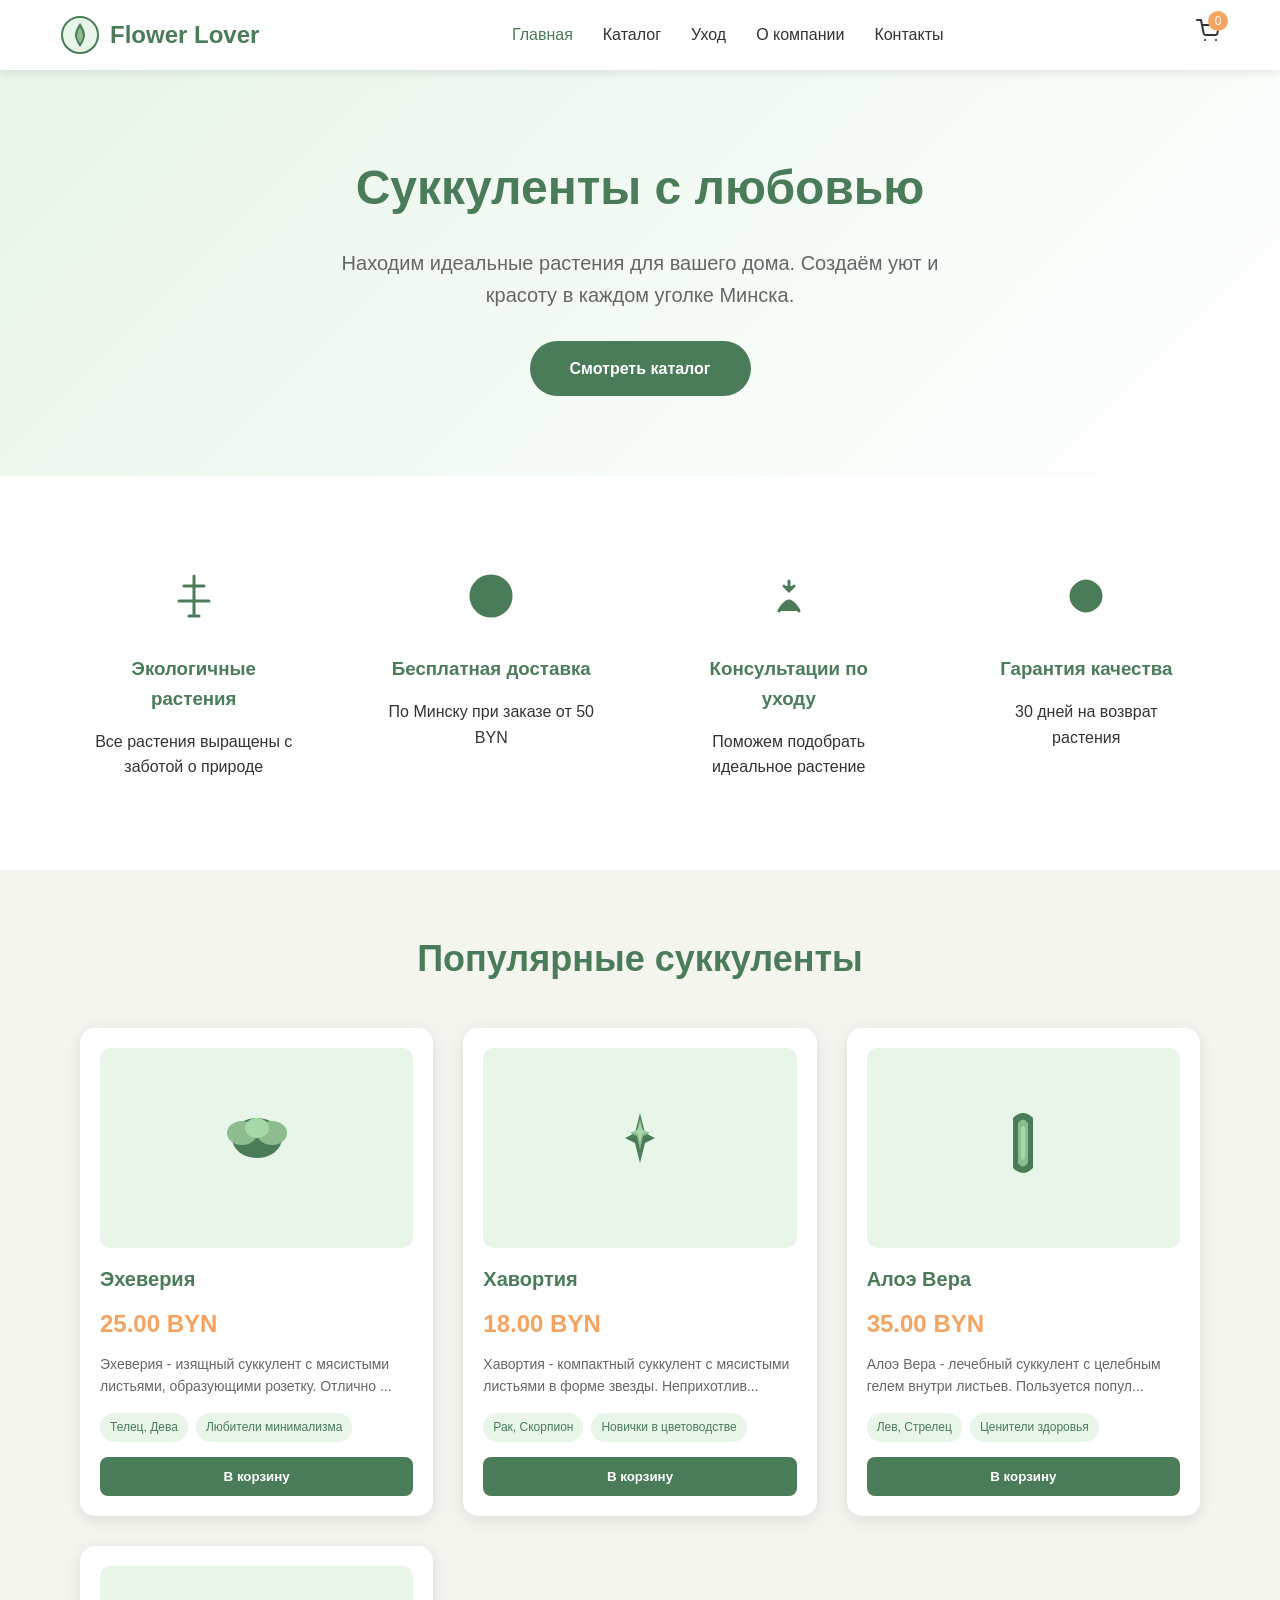
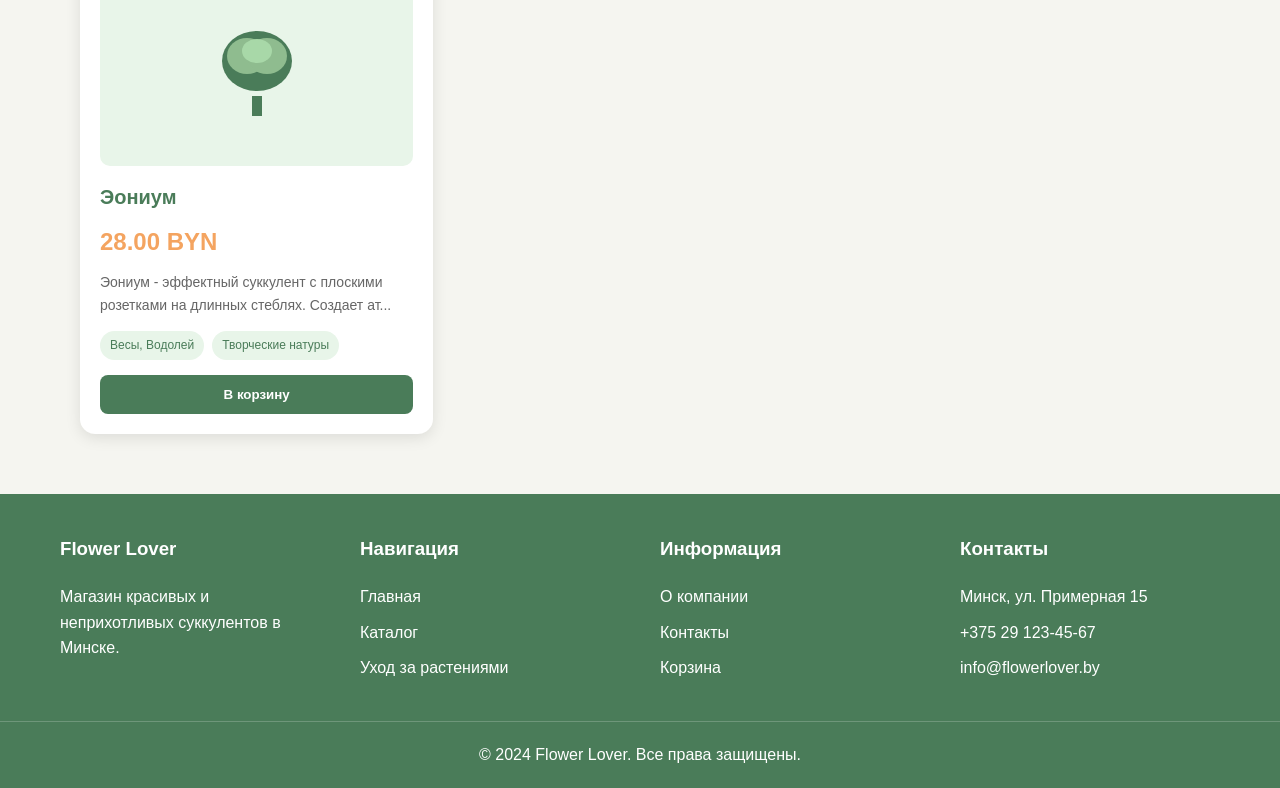
<file: index.html>
<!DOCTYPE html>
<html lang="ru">
<head>
    <meta charset="UTF-8">
    <meta name="viewport" content="width=device-width, initial-scale=1.0">
    <title>Flower Lover - Магазин суккулентов в Минске</title>
    <link rel="stylesheet" href="assets/css/style.css">
</head>
<body>
    <header>
        <div class="header-inner">
            <a href="index.html" class="logo">
                <svg viewBox="0 0 40 40" fill="none" xmlns="http://www.w3.org/2000/svg">
                    <circle cx="20" cy="20" r="18" fill="#E8F5E9" stroke="#4A7C59" stroke-width="2"/>
                    <path d="M20 8C20 8 15 15 15 20C15 25 20 32 20 32C20 32 25 25 25 20C25 15 20 8 20 8Z" fill="#4A7C59"/>
                    <path d="M20 12C20 12 17 17 17 21C17 25 20 28 20 28C20 28 23 25 23 21C23 17 20 12 20 12Z" fill="#8FBC8F"/>
                </svg>
                <span>Flower Lover</span>
            </a>
            <button class="mobile-menu-btn" onclick="toggleMenu()">
                <svg width="30" height="30" viewBox="0 0 30 30" fill="none">
                    <path d="M5 10H25M5 20H25" stroke="#333" stroke-width="2"/>
                </svg>
            </button>
            <nav>
                <ul id="nav-menu">
                    <li><a href="index.html" class="active">Главная</a></li>
                    <li><a href="catalog.html">Каталог</a></li>
                    <li><a href="care.html">Уход</a></li>
                    <li><a href="about.html">О компании</a></li>
                    <li><a href="contacts.html">Контакты</a></li>
                </ul>
            </nav>
            <div class="header-actions">
                <a href="cart.html" class="cart-btn">
                    <svg width="24" height="24" viewBox="0 0 24 24" fill="none">
                        <path d="M9 22C9.55228 22 10 21.5523 10 21C10 20.4477 9.55228 20 9 20C8.44772 20 8 20.4477 8 21C8 21.5523 8.44772 22 9 22Z" fill="#333"/>
                        <path d="M20 22C20.5523 22 21 21.5523 21 21C21 20.4477 20.5523 20 20 20C19.4477 20 19 20.4477 19 21C19 21.5523 19.4477 22 20 22Z" fill="#333"/>
                        <path d="M1 1H5L7.68 14.39C7.77144 14.8504 8.02191 15.264 8.38755 15.5583C8.75318 15.8526 9.2107 16.009 9.68 16H19.4C19.8693 16.009 20.3268 15.8526 20.6925 15.5583C21.0581 15.264 21.3086 14.8504 21.4 14.39L23 6H6" stroke="#333" stroke-width="2" stroke-linecap="round" stroke-linejoin="round"/>
                    </svg>
                    <span class="cart-count" id="cart-count">0</span>
                </a>
            </div>
        </div>
    </header>

    <main>
        <section class="hero">
            <div class="container">
                <h1>Суккуленты с любовью</h1>
                <p>Находим идеальные растения для вашего дома. Создаём уют и красоту в каждом уголке Минска.</p>
                <a href="catalog.html" class="btn">Смотреть каталог</a>
            </div>
        </section>

        <section class="features">
            <div class="features-grid">
                <div class="feature-card">
                    <svg viewBox="0 0 60 60" fill="none">
                        <path d="M30 10L30 50M20 20L40 20M15 35L45 35M25 50L35 50" stroke="#4A7C59" stroke-width="3" stroke-linecap="round"/>
                    </svg>
                    <h3>Экологичные растения</h3>
                    <p>Все растения выращены с заботой о природе</p>
                </div>
                <div class="feature-card">
                    <svg viewBox="0 0 60 60" fill="none">
                        <circle cx="30" cy="30" r="20" stroke="#4A7C59" stroke-width="3"/>
                        <path d="M30 15V35L40 30" stroke="#4A7C59" stroke-width="3" stroke-linecap="round"/>
                    </svg>
                    <h3>Бесплатная доставка</h3>
                    <p>По Минску при заказе от 50 BYN</p>
                </div>
                <div class="feature-card">
                    <svg viewBox="0 0 60 60" fill="none">
                        <path d="M20 45C20 45 25 35 30 35C35 35 40 45 40 45" stroke="#4A7C59" stroke-width="3" stroke-linecap="round"/>
                        <path d="M30 15V25M25 20L30 25L35 20" stroke="#4A7C59" stroke-width="3" stroke-linecap="round" stroke-linejoin="round"/>
                    </svg>
                    <h3>Консультации по уходу</h3>
                    <p>Поможем подобрать идеальное растение</p>
                </div>
                <div class="feature-card">
                    <svg viewBox="0 0 60 60" fill="none">
                        <path d="M15 30C15 20 25 15 30 15C35 15 45 20 45 30C45 40 35 45 30 45C25 45 15 40 15 30Z" stroke="#4A7C59" stroke-width="3"/>
                        <path d="M30 20V30L35 35" stroke="#4A7C59" stroke-width="3" stroke-linecap="round"/>
                    </svg>
                    <h3>Гарантия качества</h3>
                    <p>30 дней на возврат растения</p>
                </div>
            </div>
        </section>

        <section class="catalog-preview">
            <div class="container">
                <h2>Популярные суккуленты</h2>
                <div class="products-grid" id="products-preview">
                </div>
            </div>
        </section>
    </main>

    <footer>
        <div class="footer-content">
            <div>
                <h3>Flower Lover</h3>
                <p>Магазин красивых и неприхотливых суккулентов в Минске.</p>
            </div>
            <div>
                <h3>Навигация</h3>
                <ul>
                    <li><a href="index.html">Главная</a></li>
                    <li><a href="catalog.html">Каталог</a></li>
                    <li><a href="care.html">Уход за растениями</a></li>
                </ul>
            </div>
            <div>
                <h3>Информация</h3>
                <ul>
                    <li><a href="about.html">О компании</a></li>
                    <li><a href="contacts.html">Контакты</a></li>
                    <li><a href="cart.html">Корзина</a></li>
                </ul>
            </div>
            <div>
                <h3>Контакты</h3>
                <ul>
                    <li>Минск, ул. Примерная 15</li>
                    <li>+375 29 123-45-67</li>
                    <li>info@flowerlover.by</li>
                </ul>
            </div>
        </div>
        <div class="footer-bottom">
            <p>&copy; 2024 Flower Lover. Все права защищены.</p>
        </div>
    </footer>

    <script src="assets/js/main.js"></script>
</body>
</html>
</file>
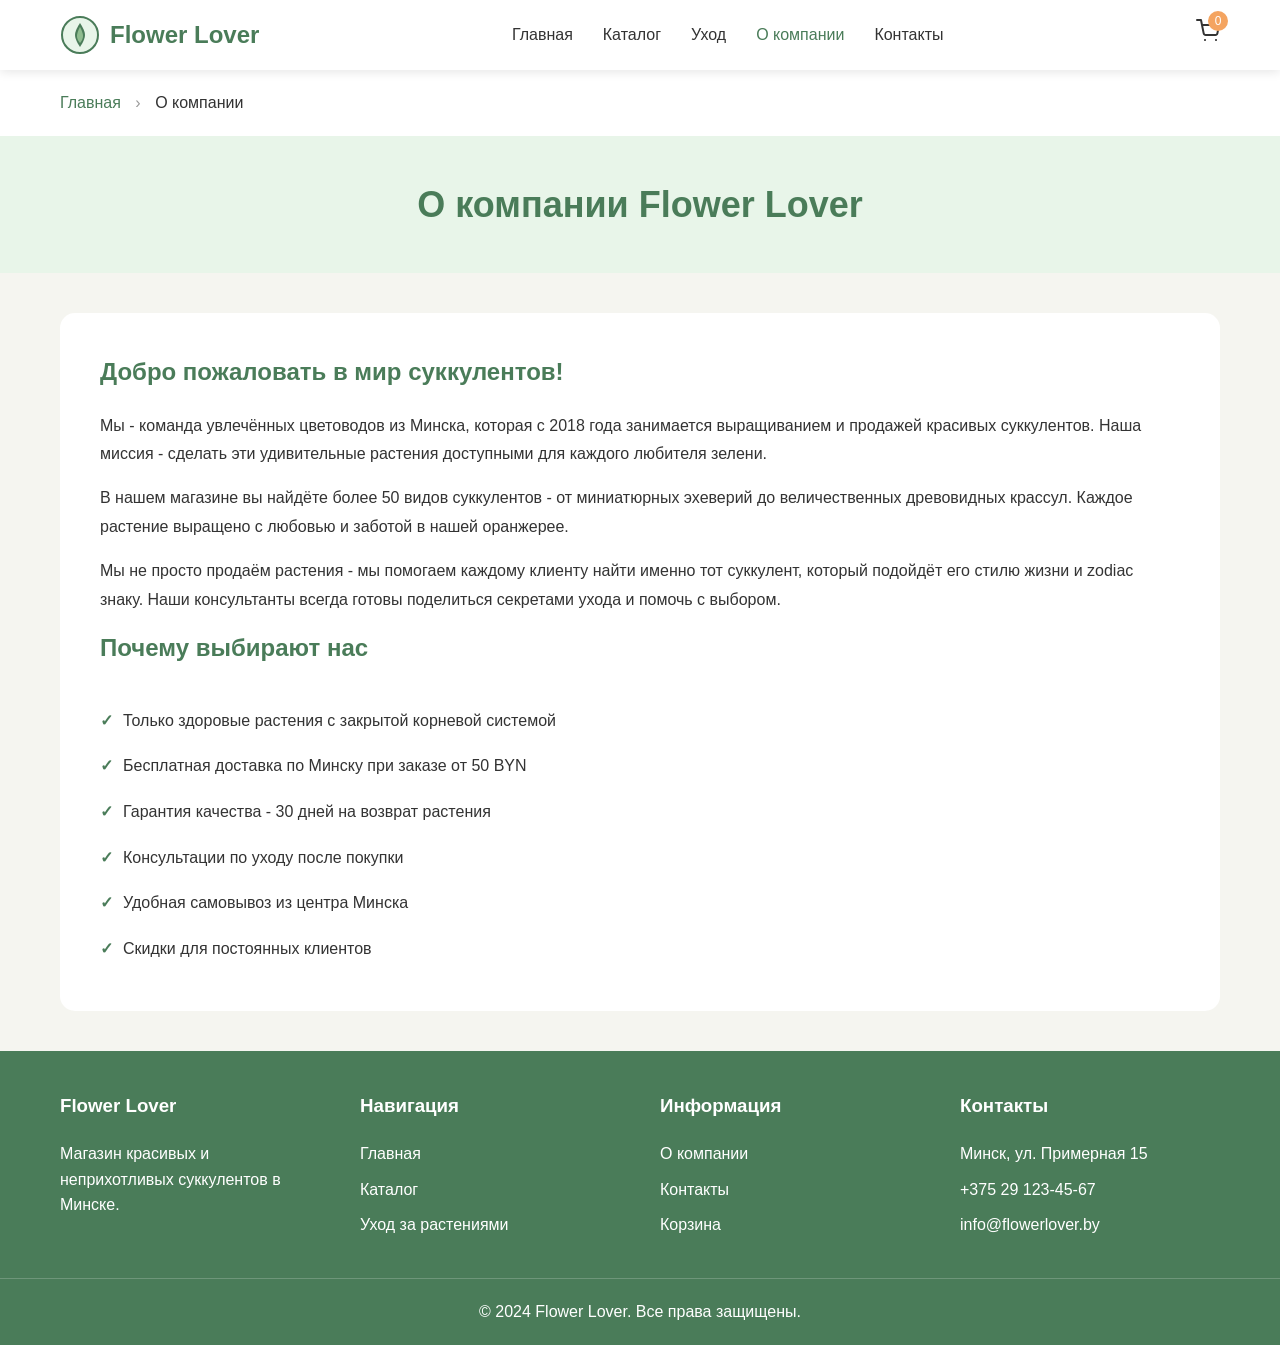
<file: about.html>
<!DOCTYPE html>
<html lang="ru">
<head>
    <meta charset="UTF-8">
    <meta name="viewport" content="width=device-width, initial-scale=1.0">
    <title>О компании - Flower Lover</title>
    <link rel="stylesheet" href="assets/css/style.css">
</head>
<body>
    <header>
        <div class="header-inner">
            <a href="index.html" class="logo">
                <svg viewBox="0 0 40 40" fill="none" xmlns="http://www.w3.org/2000/svg">
                    <circle cx="20" cy="20" r="18" fill="#E8F5E9" stroke="#4A7C59" stroke-width="2"/>
                    <path d="M20 8C20 8 15 15 15 20C15 25 20 32 20 32C20 32 25 25 25 20C25 15 20 8 20 8Z" fill="#4A7C59"/>
                    <path d="M20 12C20 12 17 17 17 21C17 25 20 28 20 28C20 28 23 25 23 21C23 17 20 12 20 12Z" fill="#8FBC8F"/>
                </svg>
                <span>Flower Lover</span>
            </a>
            <button class="mobile-menu-btn" onclick="toggleMenu()">
                <svg width="30" height="30" viewBox="0 0 30 30" fill="none">
                    <path d="M5 10H25M5 20H25" stroke="#333" stroke-width="2"/>
                </svg>
            </button>
            <nav>
                <ul id="nav-menu">
                    <li><a href="index.html">Главная</a></li>
                    <li><a href="catalog.html">Каталог</a></li>
                    <li><a href="care.html">Уход</a></li>
                    <li><a href="about.html" class="active">О компании</a></li>
                    <li><a href="contacts.html">Контакты</a></li>
                </ul>
            </nav>
            <div class="header-actions">
                <a href="cart.html" class="cart-btn">
                    <svg width="24" height="24" viewBox="0 0 24 24" fill="none">
                        <path d="M9 22C9.55228 22 10 21.5523 10 21C10 20.4477 9.55228 20 9 20C8.44772 20 8 20.4477 8 21C8 21.5523 8.44772 22 9 22Z" fill="#333"/>
                        <path d="M20 22C20.5523 22 21 21.5523 21 21C21 20.4477 20.5523 20 20 20C19.4477 20 19 20.4477 19 21C19 21.5523 19.4477 22 20 22Z" fill="#333"/>
                        <path d="M1 1H5L7.68 14.39C7.77144 14.8504 8.02191 15.264 8.38755 15.5583C8.75318 15.8526 9.2107 16.009 9.68 16H19.4C19.8693 16.009 20.3268 15.8526 20.6925 15.5583C21.0581 15.264 21.3086 14.8504 21.4 14.39L23 6H6" stroke="#333" stroke-width="2" stroke-linecap="round" stroke-linejoin="round"/>
                    </svg>
                    <span class="cart-count" id="cart-count">0</span>
                </a>
            </div>
        </div>
    </header>

    <div class="breadcrumb">
        <div class="breadcrumb-inner">
            <a href="index.html">Главная</a>
            <span>›</span>
            О компании
        </div>
    </div>

    <section class="page-title">
        <div class="container">
            <h1>О компании Flower Lover</h1>
        </div>
    </section>

    <section class="about">
        <div class="about-inner">
            <div class="about-content">
                <h2>Добро пожаловать в мир суккулентов!</h2>
                <p>Мы - команда увлечённых цветоводов из Минска, которая с 2018 года занимается выращиванием и продажей красивых суккулентов. Наша миссия - сделать эти удивительные растения доступными для каждого любителя зелени.</p>
                <p>В нашем магазине вы найдёте более 50 видов суккулентов - от миниатюрных эхеверий до величественных древовидных крассул. Каждое растение выращено с любовью и заботой в нашей оранжерее.</p>
                <p>Мы не просто продаём растения - мы помогаем каждому клиенту найти именно тот суккулент, который подойдёт его стилю жизни и zodiac знаку. Наши консультанты всегда готовы поделиться секретами ухода и помочь с выбором.</p>
                
                <h2>Почему выбирают нас</h2>
                <ul class="features-list">
                    <li>Только здоровые растения с закрытой корневой системой</li>
                    <li>Бесплатная доставка по Минску при заказе от 50 BYN</li>
                    <li>Гарантия качества - 30 дней на возврат растения</li>
                    <li>Консультации по уходу после покупки</li>
                    <li>Удобная самовывоз из центра Минска</li>
                    <li>Скидки для постоянных клиентов</li>
                </ul>
            </div>
        </div>
    </section>

    <footer>
        <div class="footer-content">
            <div>
                <h3>Flower Lover</h3>
                <p>Магазин красивых и неприхотливых суккулентов в Минске.</p>
            </div>
            <div>
                <h3>Навигация</h3>
                <ul>
                    <li><a href="index.html">Главная</a></li>
                    <li><a href="catalog.html">Каталог</a></li>
                    <li><a href="care.html">Уход за растениями</a></li>
                </ul>
            </div>
            <div>
                <h3>Информация</h3>
                <ul>
                    <li><a href="about.html">О компании</a></li>
                    <li><a href="contacts.html">Контакты</a></li>
                    <li><a href="cart.html">Корзина</a></li>
                </ul>
            </div>
            <div>
                <h3>Контакты</h3>
                <ul>
                    <li>Минск, ул. Примерная 15</li>
                    <li>+375 29 123-45-67</li>
                    <li>info@flowerlover.by</li>
                </ul>
            </div>
        </div>
        <div class="footer-bottom">
            <p>&copy; 2024 Flower Lover. Все права защищены.</p>
        </div>
    </footer>

    <script src="assets/js/main.js"></script>
</body>
</html>
</file>
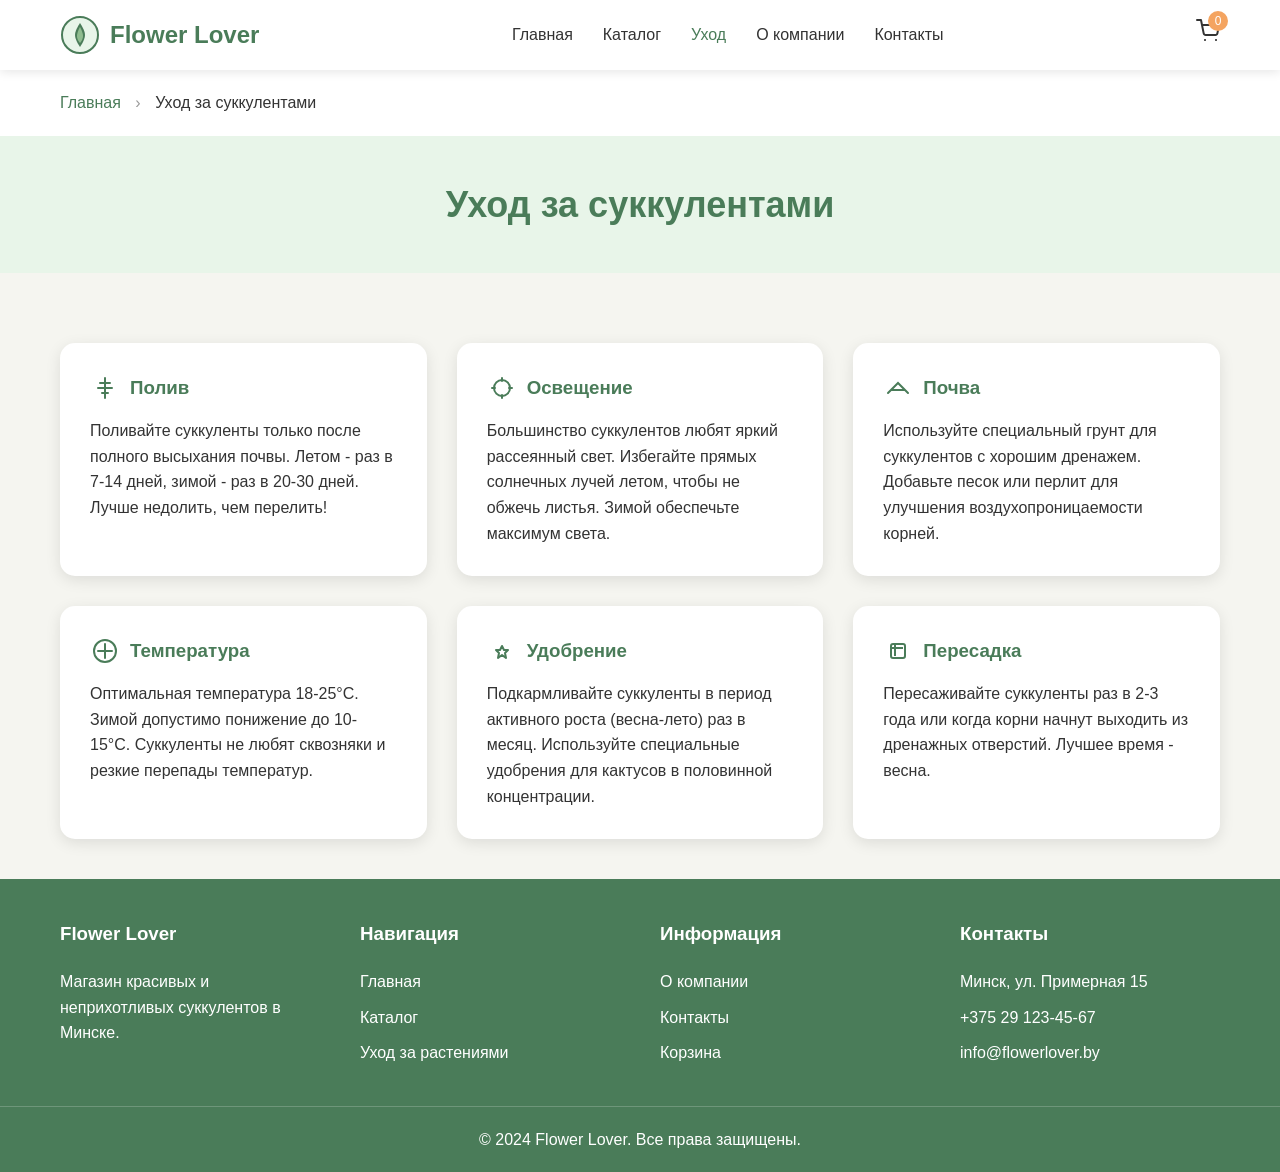
<file: care.html>
<!DOCTYPE html>
<html lang="ru">
<head>
    <meta charset="UTF-8">
    <meta name="viewport" content="width=device-width, initial-scale=1.0">
    <title>Уход за суккулентами - Flower Lover</title>
    <link rel="stylesheet" href="assets/css/style.css">
</head>
<body>
    <header>
        <div class="header-inner">
            <a href="index.html" class="logo">
                <svg viewBox="0 0 40 40" fill="none" xmlns="http://www.w3.org/2000/svg">
                    <circle cx="20" cy="20" r="18" fill="#E8F5E9" stroke="#4A7C59" stroke-width="2"/>
                    <path d="M20 8C20 8 15 15 15 20C15 25 20 32 20 32C20 32 25 25 25 20C25 15 20 8 20 8Z" fill="#4A7C59"/>
                    <path d="M20 12C20 12 17 17 17 21C17 25 20 28 20 28C20 28 23 25 23 21C23 17 20 12 20 12Z" fill="#8FBC8F"/>
                </svg>
                <span>Flower Lover</span>
            </a>
            <button class="mobile-menu-btn" onclick="toggleMenu()">
                <svg width="30" height="30" viewBox="0 0 30 30" fill="none">
                    <path d="M5 10H25M5 20H25" stroke="#333" stroke-width="2"/>
                </svg>
            </button>
            <nav>
                <ul id="nav-menu">
                    <li><a href="index.html">Главная</a></li>
                    <li><a href="catalog.html">Каталог</a></li>
                    <li><a href="care.html" class="active">Уход</a></li>
                    <li><a href="about.html">О компании</a></li>
                    <li><a href="contacts.html">Контакты</a></li>
                </ul>
            </nav>
            <div class="header-actions">
                <a href="cart.html" class="cart-btn">
                    <svg width="24" height="24" viewBox="0 0 24 24" fill="none">
                        <path d="M9 22C9.55228 22 10 21.5523 10 21C10 20.4477 9.55228 20 9 20C8.44772 20 8 20.4477 8 21C8 21.5523 8.44772 22 9 22Z" fill="#333"/>
                        <path d="M20 22C20.5523 22 21 21.5523 21 21C21 20.4477 20.5523 20 20 20C19.4477 20 19 20.4477 19 21C19 21.5523 19.4477 22 20 22Z" fill="#333"/>
                        <path d="M1 1H5L7.68 14.39C7.77144 14.8504 8.02191 15.264 8.38755 15.5583C8.75318 15.8526 9.2107 16.009 9.68 16H19.4C19.8693 16.009 20.3268 15.8526 20.6925 15.5583C21.0581 15.264 21.3086 14.8504 21.4 14.39L23 6H6" stroke="#333" stroke-width="2" stroke-linecap="round" stroke-linejoin="round"/>
                    </svg>
                    <span class="cart-count" id="cart-count">0</span>
                </a>
            </div>
        </div>
    </header>

    <div class="breadcrumb">
        <div class="breadcrumb-inner">
            <a href="index.html">Главная</a>
            <span>›</span>
            Уход за суккулентами
        </div>
    </div>

    <section class="page-title">
        <div class="container">
            <h1>Уход за суккулентами</h1>
        </div>
    </section>

    <section class="care">
        <div class="care-inner">
            <div class="care-grid" id="care-tips">
                <div class="care-card">
                    <h3>
                        <svg viewBox="0 0 30 30" fill="none">
                            <path d="M15 5V25M10 10H20M8 15H22M12 20H18" stroke="#4A7C59" stroke-width="2" stroke-linecap="round"/>
                        </svg>
                        Полив
                    </h3>
                    <p>Поливайте суккуленты только после полного высыхания почвы. Летом - раз в 7-14 дней, зимой - раз в 20-30 дней. Лучше недолить, чем перелить!</p>
                </div>
                <div class="care-card">
                    <h3>
                        <svg viewBox="0 0 30 30" fill="none">
                            <circle cx="15" cy="15" r="8" stroke="#4A7C59" stroke-width="2"/>
                            <path d="M15 5V8M15 22V25M5 15H8M22 15H25" stroke="#4A7C59" stroke-width="2" stroke-linecap="round"/>
                        </svg>
                        Освещение
                    </h3>
                    <p>Большинство суккулентов любят яркий рассеянный свет. Избегайте прямых солнечных лучей летом, чтобы не обжечь листья. Зимой обеспечьте максимум света.</p>
                </div>
                <div class="care-card">
                    <h3>
                        <svg viewBox="0 0 30 30" fill="none">
                            <path d="M5 20L15 10L25 20" stroke="#4A7C59" stroke-width="2" stroke-linecap="round"/>
                            <path d="M8 17L22 17" stroke="#4A7C59" stroke-width="2"/>
                        </svg>
                        Почва
                    </h3>
                    <p>Используйте специальный грунт для суккулентов с хорошим дренажем. Добавьте песок или перлит для улучшения воздухопроницаемости корней.</p>
                </div>
                <div class="care-card">
                    <h3>
                        <svg viewBox="0 0 30 30" fill="none">
                            <path d="M15 8V22M8 15H22" stroke="#4A7C59" stroke-width="2" stroke-linecap="round"/>
                            <circle cx="15" cy="15" r="11" stroke="#4A7C59" stroke-width="2"/>
                        </svg>
                        Температура
                    </h3>
                    <p>Оптимальная температура 18-25°C. Зимой допустимо понижение до 10-15°C. Суккуленты не любят сквозняки и резкие перепады температур.</p>
                </div>
                <div class="care-card">
                    <h3>
                        <svg viewBox="0 0 30 30" fill="none">
                            <path d="M15 10L17 14H21L18 17L19 22L15 19L11 22L12 17L9 14H13L15 10Z" stroke="#4A7C59" stroke-width="2" stroke-linejoin="round"/>
                        </svg>
                        Удобрение
                    </h3>
                    <p>Подкармливайте суккуленты в период активного роста (весна-лето) раз в месяц. Используйте специальные удобрения для кактусов в половинной концентрации.</p>
                </div>
                <div class="care-card">
                    <h3>
                        <svg viewBox="0 0 30 30" fill="none">
                            <rect x="8" y="8" width="14" height="14" rx="2" stroke="#4A7C59" stroke-width="2"/>
                            <path d="M8 12H20M12 8V20" stroke="#4A7C59" stroke-width="2"/>
                        </svg>
                        Пересадка
                    </h3>
                    <p>Пересаживайте суккуленты раз в 2-3 года или когда корни начнут выходить из дренажных отверстий. Лучшее время - весна.</p>
                </div>
            </div>
        </div>
    </section>

    <footer>
        <div class="footer-content">
            <div>
                <h3>Flower Lover</h3>
                <p>Магазин красивых и неприхотливых суккулентов в Минске.</p>
            </div>
            <div>
                <h3>Навигация</h3>
                <ul>
                    <li><a href="index.html">Главная</a></li>
                    <li><a href="catalog.html">Каталог</a></li>
                    <li><a href="care.html">Уход за растениями</a></li>
                </ul>
            </div>
            <div>
                <h3>Информация</h3>
                <ul>
                    <li><a href="about.html">О компании</a></li>
                    <li><a href="contacts.html">Контакты</a></li>
                    <li><a href="cart.html">Корзина</a></li>
                </ul>
            </div>
            <div>
                <h3>Контакты</h3>
                <ul>
                    <li>Минск, ул. Примерная 15</li>
                    <li>+375 29 123-45-67</li>
                    <li>info@flowerlover.by</li>
                </ul>
            </div>
        </div>
        <div class="footer-bottom">
            <p>&copy; 2024 Flower Lover. Все права защищены.</p>
        </div>
    </footer>

    <script src="assets/js/main.js"></script>
</body>
</html>
</file>
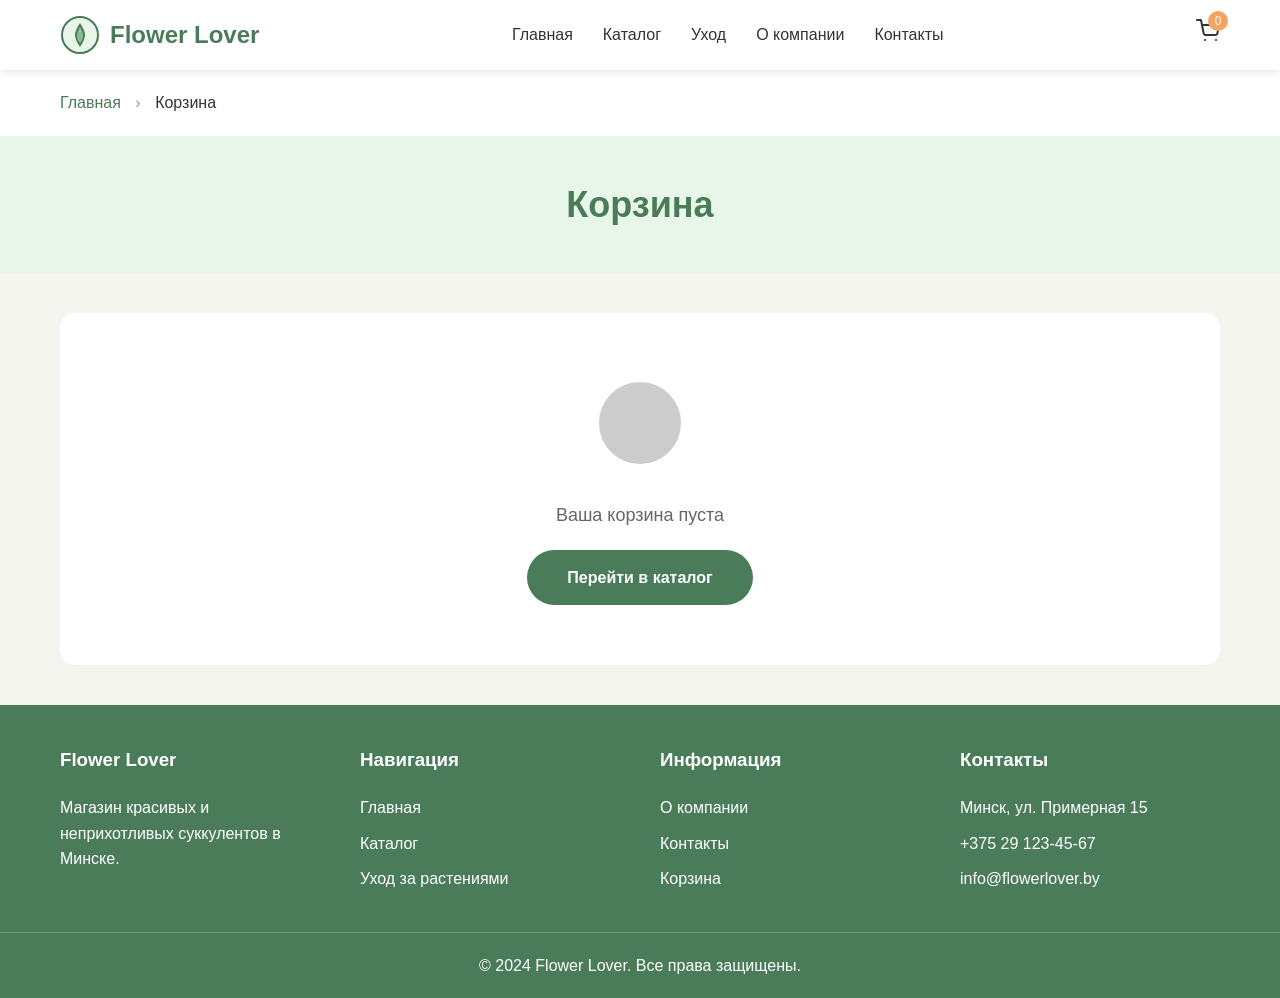
<file: cart.html>
<!DOCTYPE html>
<html lang="ru">
<head>
    <meta charset="UTF-8">
    <meta name="viewport" content="width=device-width, initial-scale=1.0">
    <title>Корзина - Flower Lover</title>
    <link rel="stylesheet" href="assets/css/style.css">
</head>
<body>
    <header>
        <div class="header-inner">
            <a href="index.html" class="logo">
                <svg viewBox="0 0 40 40" fill="none" xmlns="http://www.w3.org/2000/svg">
                    <circle cx="20" cy="20" r="18" fill="#E8F5E9" stroke="#4A7C59" stroke-width="2"/>
                    <path d="M20 8C20 8 15 15 15 20C15 25 20 32 20 32C20 32 25 25 25 20C25 15 20 8 20 8Z" fill="#4A7C59"/>
                    <path d="M20 12C20 12 17 17 17 21C17 25 20 28 20 28C20 28 23 25 23 21C23 17 20 12 20 12Z" fill="#8FBC8F"/>
                </svg>
                <span>Flower Lover</span>
            </a>
            <button class="mobile-menu-btn" onclick="toggleMenu()">
                <svg width="30" height="30" viewBox="0 0 30 30" fill="none">
                    <path d="M5 10H25M5 20H25" stroke="#333" stroke-width="2"/>
                </svg>
            </button>
            <nav>
                <ul id="nav-menu">
                    <li><a href="index.html">Главная</a></li>
                    <li><a href="catalog.html">Каталог</a></li>
                    <li><a href="care.html">Уход</a></li>
                    <li><a href="about.html">О компании</a></li>
                    <li><a href="contacts.html">Контакты</a></li>
                </ul>
            </nav>
            <div class="header-actions">
                <a href="cart.html" class="cart-btn">
                    <svg width="24" height="24" viewBox="0 0 24 24" fill="none">
                        <path d="M9 22C9.55228 22 10 21.5523 10 21C10 20.4477 9.55228 20 9 20C8.44772 20 8 20.4477 8 21C8 21.5523 8.44772 22 9 22Z" fill="#333"/>
                        <path d="M20 22C20.5523 22 21 21.5523 21 21C21 20.4477 20.5523 20 20 20C19.4477 20 19 20.4477 19 21C19 21.5523 19.4477 22 20 22Z" fill="#333"/>
                        <path d="M1 1H5L7.68 14.39C7.77144 14.8504 8.02191 15.264 8.38755 15.5583C8.75318 15.8526 9.2107 16.009 9.68 16H19.4C19.8693 16.009 20.3268 15.8526 20.6925 15.5583C21.0581 15.264 21.3086 14.8504 21.4 14.39L23 6H6" stroke="#333" stroke-width="2" stroke-linecap="round" stroke-linejoin="round"/>
                    </svg>
                    <span class="cart-count" id="cart-count">0</span>
                </a>
            </div>
        </div>
    </header>

    <div class="breadcrumb">
        <div class="breadcrumb-inner">
            <a href="index.html">Главная</a>
            <span>›</span>
            Корзина
        </div>
    </div>

    <section class="page-title">
        <div class="container">
            <h1>Корзина</h1>
        </div>
    </section>

    <section class="cart">
        <div class="cart-inner">
            <div id="cart-content">
            </div>
        </div>
    </section>

    <footer>
        <div class="footer-content">
            <div>
                <h3>Flower Lover</h3>
                <p>Магазин красивых и неприхотливых суккулентов в Минске.</p>
            </div>
            <div>
                <h3>Навигация</h3>
                <ul>
                    <li><a href="index.html">Главная</a></li>
                    <li><a href="catalog.html">Каталог</a></li>
                    <li><a href="care.html">Уход за растениями</a></li>
                </ul>
            </div>
            <div>
                <h3>Информация</h3>
                <ul>
                    <li><a href="about.html">О компании</a></li>
                    <li><a href="contacts.html">Контакты</a></li>
                    <li><a href="cart.html">Корзина</a></li>
                </ul>
            </div>
            <div>
                <h3>Контакты</h3>
                <ul>
                    <li>Минск, ул. Примерная 15</li>
                    <li>+375 29 123-45-67</li>
                    <li>info@flowerlover.by</li>
                </ul>
            </div>
        </div>
        <div class="footer-bottom">
            <p>&copy; 2024 Flower Lover. Все права защищены.</p>
        </div>
    </footer>

    <script src="assets/js/main.js"></script>
</body>
</html>
</file>
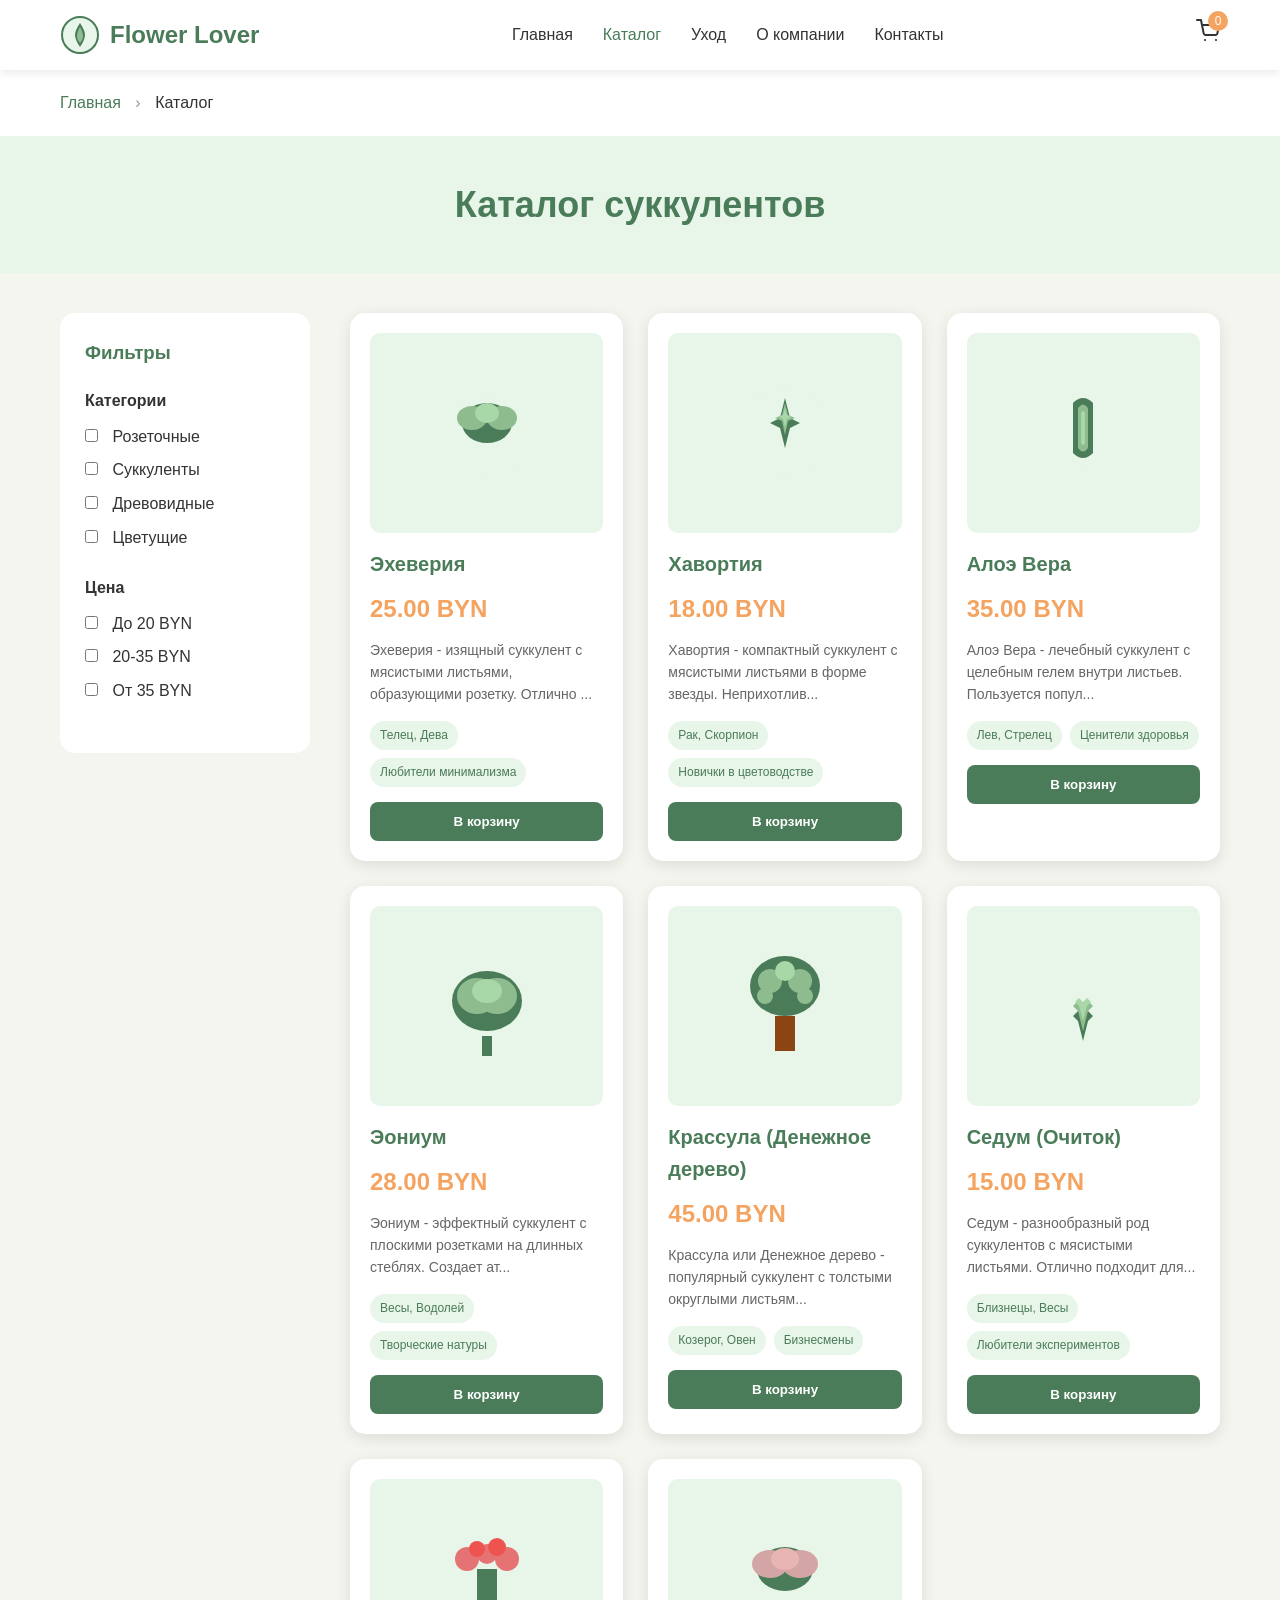
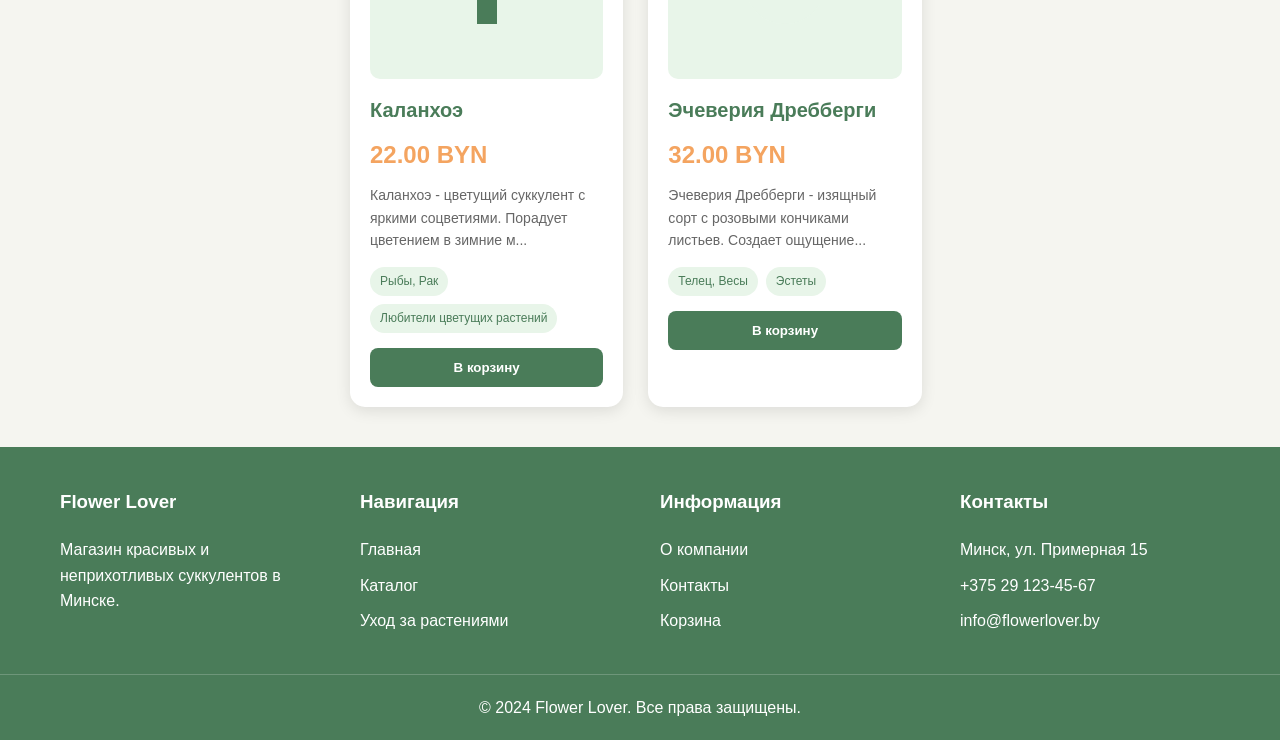
<file: catalog.html>
<!DOCTYPE html>
<html lang="ru">
<head>
    <meta charset="UTF-8">
    <meta name="viewport" content="width=device-width, initial-scale=1.0">
    <title>Каталог - Flower Lover</title>
    <link rel="stylesheet" href="assets/css/style.css">
</head>
<body>
    <header>
        <div class="header-inner">
            <a href="index.html" class="logo">
                <svg viewBox="0 0 40 40" fill="none" xmlns="http://www.w3.org/2000/svg">
                    <circle cx="20" cy="20" r="18" fill="#E8F5E9" stroke="#4A7C59" stroke-width="2"/>
                    <path d="M20 8C20 8 15 15 15 20C15 25 20 32 20 32C20 32 25 25 25 20C25 15 20 8 20 8Z" fill="#4A7C59"/>
                    <path d="M20 12C20 12 17 17 17 21C17 25 20 28 20 28C20 28 23 25 23 21C23 17 20 12 20 12Z" fill="#8FBC8F"/>
                </svg>
                <span>Flower Lover</span>
            </a>
            <button class="mobile-menu-btn" onclick="toggleMenu()">
                <svg width="30" height="30" viewBox="0 0 30 30" fill="none">
                    <path d="M5 10H25M5 20H25" stroke="#333" stroke-width="2"/>
                </svg>
            </button>
            <nav>
                <ul id="nav-menu">
                    <li><a href="index.html">Главная</a></li>
                    <li><a href="catalog.html" class="active">Каталог</a></li>
                    <li><a href="care.html">Уход</a></li>
                    <li><a href="about.html">О компании</a></li>
                    <li><a href="contacts.html">Контакты</a></li>
                </ul>
            </nav>
            <div class="header-actions">
                <a href="cart.html" class="cart-btn">
                    <svg width="24" height="24" viewBox="0 0 24 24" fill="none">
                        <path d="M9 22C9.55228 22 10 21.5523 10 21C10 20.4477 9.55228 20 9 20C8.44772 20 8 20.4477 8 21C8 21.5523 8.44772 22 9 22Z" fill="#333"/>
                        <path d="M20 22C20.5523 22 21 21.5523 21 21C21 20.4477 20.5523 20 20 20C19.4477 20 19 20.4477 19 21C19 21.5523 19.4477 22 20 22Z" fill="#333"/>
                        <path d="M1 1H5L7.68 14.39C7.77144 14.8504 8.02191 15.264 8.38755 15.5583C8.75318 15.8526 9.2107 16.009 9.68 16H19.4C19.8693 16.009 20.3268 15.8526 20.6925 15.5583C21.0581 15.264 21.3086 14.8504 21.4 14.39L23 6H6" stroke="#333" stroke-width="2" stroke-linecap="round" stroke-linejoin="round"/>
                    </svg>
                    <span class="cart-count" id="cart-count">0</span>
                </a>
            </div>
        </div>
    </header>

    <div class="breadcrumb">
        <div class="breadcrumb-inner">
            <a href="index.html">Главная</a>
            <span>›</span>
            Каталог
        </div>
    </div>

    <section class="page-title">
        <div class="container">
            <h1>Каталог суккулентов</h1>
        </div>
    </section>

    <section class="catalog">
        <div class="catalog-inner">
            <aside class="filters">
                <h3>Фильтры</h3>
                <div class="filter-group">
                    <h4>Категории</h4>
                    <label><input type="checkbox" value="rosette" onchange="filterProducts()"> Розеточные</label>
                    <label><input type="checkbox" value="succulent" onchange="filterProducts()"> Суккуленты</label>
                    <label><input type="checkbox" value="tree" onchange="filterProducts()"> Древовидные</label>
                    <label><input type="checkbox" value="flowering" onchange="filterProducts()"> Цветущие</label>
                </div>
                <div class="filter-group">
                    <h4>Цена</h4>
                    <label><input type="checkbox" value="low" onchange="filterProducts()"> До 20 BYN</label>
                    <label><input type="checkbox" value="medium" onchange="filterProducts()"> 20-35 BYN</label>
                    <label><input type="checkbox" value="high" onchange="filterProducts()"> От 35 BYN</label>
                </div>
            </aside>
            <div class="products-container" id="products-container">
            </div>
        </div>
    </section>

    <footer>
        <div class="footer-content">
            <div>
                <h3>Flower Lover</h3>
                <p>Магазин красивых и неприхотливых суккулентов в Минске.</p>
            </div>
            <div>
                <h3>Навигация</h3>
                <ul>
                    <li><a href="index.html">Главная</a></li>
                    <li><a href="catalog.html">Каталог</a></li>
                    <li><a href="care.html">Уход за растениями</a></li>
                </ul>
            </div>
            <div>
                <h3>Информация</h3>
                <ul>
                    <li><a href="about.html">О компании</a></li>
                    <li><a href="contacts.html">Контакты</a></li>
                    <li><a href="cart.html">Корзина</a></li>
                </ul>
            </div>
            <div>
                <h3>Контакты</h3>
                <ul>
                    <li>Минск, ул. Примерная 15</li>
                    <li>+375 29 123-45-67</li>
                    <li>info@flowerlover.by</li>
                </ul>
            </div>
        </div>
        <div class="footer-bottom">
            <p>&copy; 2024 Flower Lover. Все права защищены.</p>
        </div>
    </footer>

    <script src="assets/js/main.js"></script>
</body>
</html>
</file>
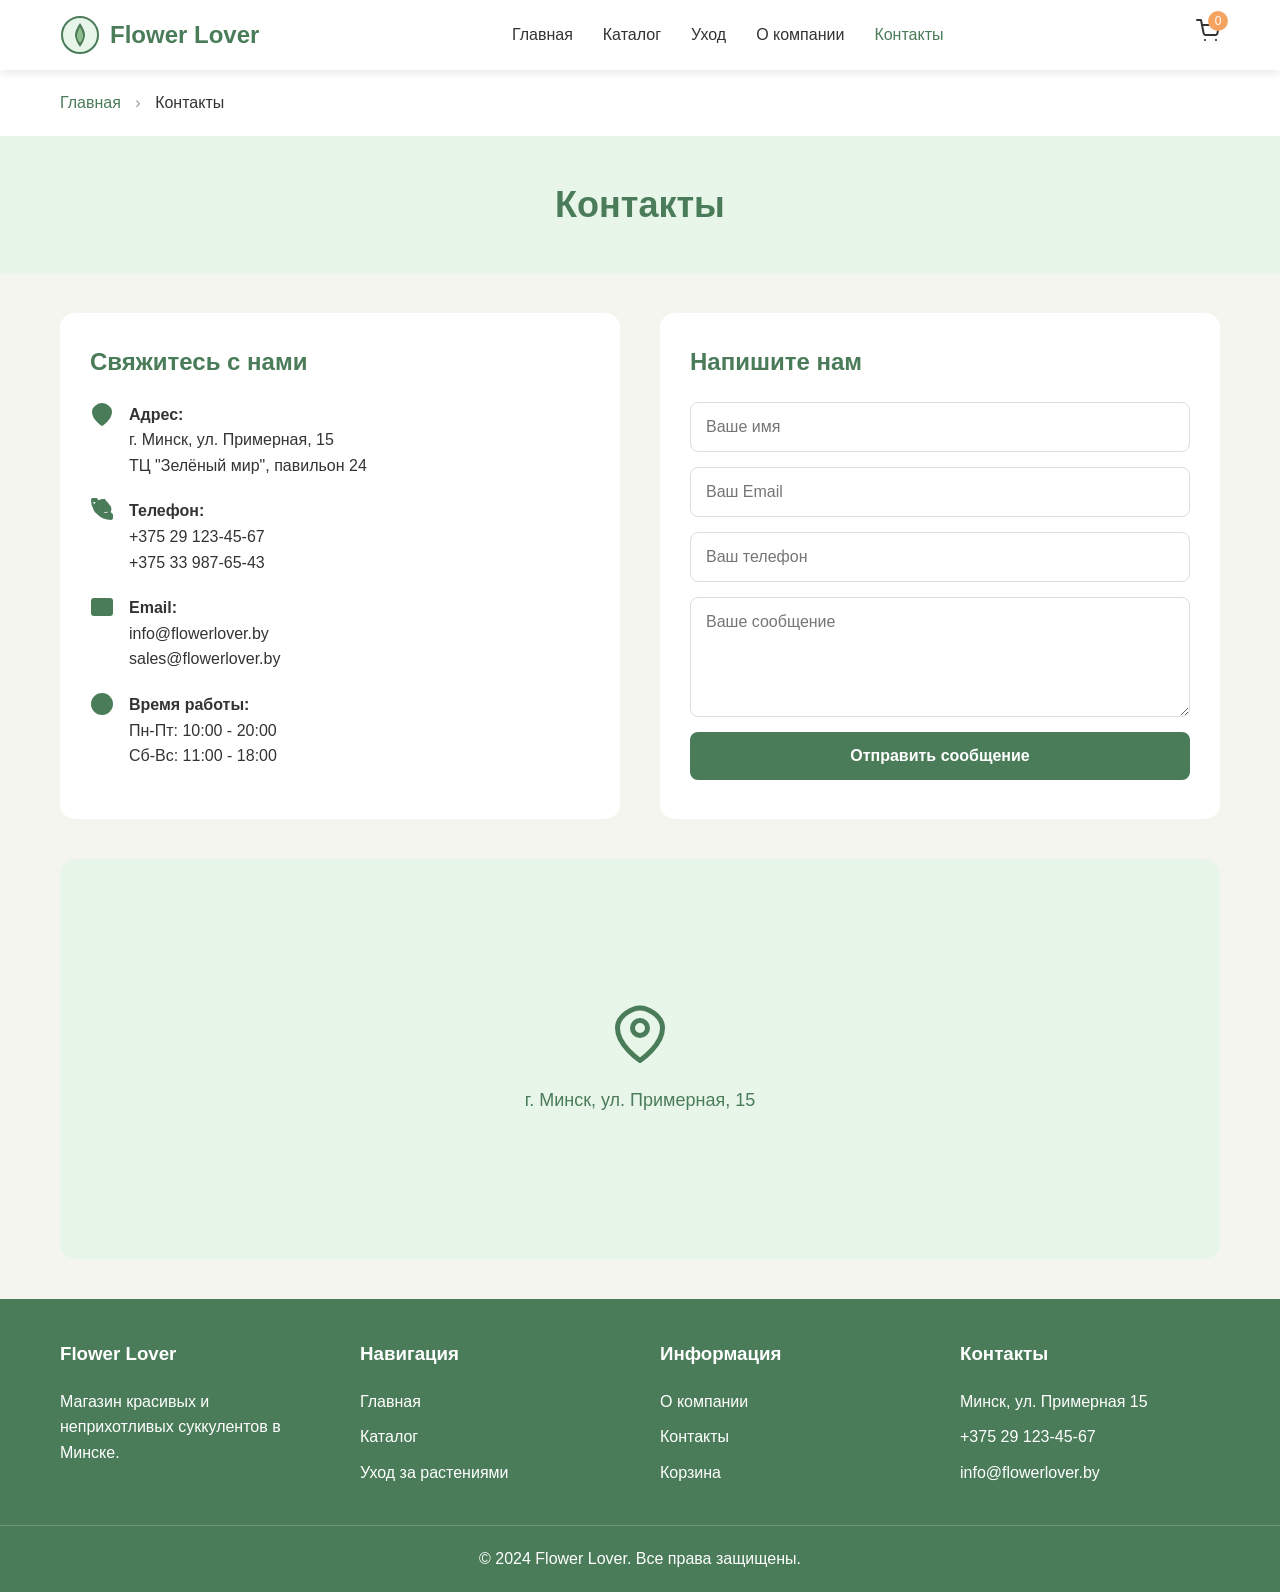
<file: contacts.html>
<!DOCTYPE html>
<html lang="ru">
<head>
    <meta charset="UTF-8">
    <meta name="viewport" content="width=device-width, initial-scale=1.0">
    <title>Контакты - Flower Lover</title>
    <link rel="stylesheet" href="assets/css/style.css">
</head>
<body>
    <header>
        <div class="header-inner">
            <a href="index.html" class="logo">
                <svg viewBox="0 0 40 40" fill="none" xmlns="http://www.w3.org/2000/svg">
                    <circle cx="20" cy="20" r="18" fill="#E8F5E9" stroke="#4A7C59" stroke-width="2"/>
                    <path d="M20 8C20 8 15 15 15 20C15 25 20 32 20 32C20 32 25 25 25 20C25 15 20 8 20 8Z" fill="#4A7C59"/>
                    <path d="M20 12C20 12 17 17 17 21C17 25 20 28 20 28C20 28 23 25 23 21C23 17 20 12 20 12Z" fill="#8FBC8F"/>
                </svg>
                <span>Flower Lover</span>
            </a>
            <button class="mobile-menu-btn" onclick="toggleMenu()">
                <svg width="30" height="30" viewBox="0 0 30 30" fill="none">
                    <path d="M5 10H25M5 20H25" stroke="#333" stroke-width="2"/>
                </svg>
            </button>
            <nav>
                <ul id="nav-menu">
                    <li><a href="index.html">Главная</a></li>
                    <li><a href="catalog.html">Каталог</a></li>
                    <li><a href="care.html">Уход</a></li>
                    <li><a href="about.html">О компании</a></li>
                    <li><a href="contacts.html" class="active">Контакты</a></li>
                </ul>
            </nav>
            <div class="header-actions">
                <a href="cart.html" class="cart-btn">
                    <svg width="24" height="24" viewBox="0 0 24 24" fill="none">
                        <path d="M9 22C9.55228 22 10 21.5523 10 21C10 20.4477 9.55228 20 9 20C8.44772 20 8 20.4477 8 21C8 21.5523 8.44772 22 9 22Z" fill="#333"/>
                        <path d="M20 22C20.5523 22 21 21.5523 21 21C21 20.4477 20.5523 20 20 20C19.4477 20 19 20.4477 19 21C19 21.5523 19.4477 22 20 22Z" fill="#333"/>
                        <path d="M1 1H5L7.68 14.39C7.77144 14.8504 8.02191 15.264 8.38755 15.5583C8.75318 15.8526 9.2107 16.009 9.68 16H19.4C19.8693 16.009 20.3268 15.8526 20.6925 15.5583C21.0581 15.264 21.3086 14.8504 21.4 14.39L23 6H6" stroke="#333" stroke-width="2" stroke-linecap="round" stroke-linejoin="round"/>
                    </svg>
                    <span class="cart-count" id="cart-count">0</span>
                </a>
            </div>
        </div>
    </header>

    <div class="breadcrumb">
        <div class="breadcrumb-inner">
            <a href="index.html">Главная</a>
            <span>›</span>
            Контакты
        </div>
    </div>

    <section class="page-title">
        <div class="container">
            <h1>Контакты</h1>
        </div>
    </section>

    <section class="contacts">
        <div class="contacts-inner">
            <div class="contacts-grid">
                <div class="contact-info">
                    <h2>Свяжитесь с нами</h2>
                    <div class="info-item">
                        <svg viewBox="0 0 24 24" fill="none">
                            <path d="M21 10C21 17 12 23 12 23C12 23 3 17 3 10C3 5 9 2 12 2C15 2 21 5 21 10Z" stroke="#4A7C59" stroke-width="2"/>
                            <circle cx="12" cy="10" r="3" stroke="#4A7C59" stroke-width="2"/>
                        </svg>
                        <div>
                            <strong>Адрес:</strong>
                            <p>г. Минск, ул. Примерная, 15</p>
                            <p>ТЦ "Зелёный мир", павильон 24</p>
                        </div>
                    </div>
                    <div class="info-item">
                        <svg viewBox="0 0 24 24" fill="none">
                            <path d="M22 16.92V19.92C22 20.47 21.55 20.92 21 20.92C10.51 20.92 2 12.41 2 1.92C2 1.37 2.45 0.92 3 0.92H5.99C6.54 0.92 6.99 1.37 6.99 1.92C6.99 2.47 6.54 2.92 5.99 2.92H3.09C3.03 2.97 2.98 3.02 2.93 3.08C2.65 3.53 2.48 4.06 2.48 4.61C2.48 9.63 6.37 13.52 11.39 13.52C11.94 13.52 12.47 13.35 12.92 13.07C12.98 13.02 13.03 12.97 13.08 12.91H15.99C16.54 12.91 16.99 12.46 16.99 11.91C16.99 11.36 16.54 10.91 15.99 10.91H13.08C12.53 10.91 12.08 11.36 12.08 11.91C12.08 12.46 12.53 12.91 13.08 12.91H15.99C17.62 12.91 18.94 11.59 18.94 9.96C18.94 5.93 15.61 2.6 11.58 2.6C7.55 2.6 4.22 5.93 4.22 9.96C4.22 11.33 4.78 12.57 5.71 13.5C6.09 13.88 6.54 14.18 7.03 14.36C7.52 14.54 8.06 14.58 8.58 14.47C9.1 14.36 9.58 14.09 9.96 13.71C10.34 13.33 10.61 12.85 10.72 12.33C10.83 11.81 10.79 11.27 10.61 10.78C10.43 10.29 10.13 9.84 9.75 9.46L8.67 8.38C10.17 5.53 12.47 3.23 15.33 1.73L14.25 2.81C13.83 2.43 13.35 2.16 12.83 2.05C12.31 1.94 11.77 1.99 11.28 2.21C10.79 2.43 10.37 2.82 10.08 3.33C9.79 3.84 9.65 4.42 9.69 5C9.73 5.58 9.95 6.13 10.33 6.56L11.41 7.64C11.04 8.55 10.87 9.53 10.91 10.51C10.95 11.49 11.21 12.43 11.65 13.25C12.09 14.07 12.7 14.74 13.41 15.2C14.12 15.66 14.95 15.89 15.82 15.86C16.69 15.83 17.55 15.54 18.28 15.03C19.01 14.52 19.58 13.83 19.95 13.03C20.32 12.23 20.47 11.35 20.38 10.47C20.29 9.59 19.97 8.75 19.45 8.02C18.93 7.29 18.24 6.69 17.44 6.28C16.64 5.87 15.76 5.67 14.88 5.7C14 5.73 13.15 6 12.37 6.48L12.37 6.48Z" stroke="#4A7C59" stroke-width="2"/>
                        </svg>
                        <div>
                            <strong>Телефон:</strong>
                            <p>+375 29 123-45-67</p>
                            <p>+375 33 987-65-43</p>
                        </div>
                    </div>
                    <div class="info-item">
                        <svg viewBox="0 0 24 24" fill="none">
                            <path d="M4 4H20C21.1 4 22 4.9 22 6V18C22 19.1 21.1 20 20 20H4C2.9 20 2 19.1 2 18V6C2 4.9 2.9 4 4 4Z" stroke="#4A7C59" stroke-width="2"/>
                            <path d="M22 6L12 13L2 6" stroke="#4A7C59" stroke-width="2"/>
                        </svg>
                        <div>
                            <strong>Email:</strong>
                            <p>info@flowerlover.by</p>
                            <p>sales@flowerlover.by</p>
                        </div>
                    </div>
                    <div class="info-item">
                        <svg viewBox="0 0 24 24" fill="none">
                            <circle cx="12" cy="12" r="10" stroke="#4A7C59" stroke-width="2"/>
                            <path d="M12 6V12L16 14" stroke="#4A7C59" stroke-width="2" stroke-linecap="round"/>
                        </svg>
                        <div>
                            <strong>Время работы:</strong>
                            <p>Пн-Пт: 10:00 - 20:00</p>
                            <p>Сб-Вс: 11:00 - 18:00</p>
                        </div>
                    </div>
                </div>
                <div class="contact-form">
                    <h2>Напишите нам</h2>
                    <form id="contact-form" onsubmit="submitForm(event)">
                        <input type="text" name="name" placeholder="Ваше имя" required>
                        <input type="email" name="email" placeholder="Ваш Email" required>
                        <input type="tel" name="phone" placeholder="Ваш телефон">
                        <textarea name="message" placeholder="Ваше сообщение" required></textarea>
                        <button type="submit">Отправить сообщение</button>
                    </form>
                </div>
            </div>
            
            <div class="map-container" style="margin-top: 40px; height: 400px; background: #E8F5E9; border-radius: 15px; display: flex; align-items: center; justify-content: center;">
                <div style="text-align: center; color: #4A7C59;">
                    <svg width="60" height="60" viewBox="0 0 24 24" fill="none">
                        <path d="M21 10C21 17 12 23 12 23C12 23 3 17 3 10C3 5 9 2 12 2C15 2 21 5 21 10Z" stroke="#4A7C59" stroke-width="2"/>
                        <circle cx="12" cy="10" r="3" stroke="#4A7C59" stroke-width="2"/>
                    </svg>
                    <p style="margin-top: 15px; font-size: 18px;">г. Минск, ул. Примерная, 15</p>
                </div>
            </div>
        </div>
    </section>

    <footer>
        <div class="footer-content">
            <div>
                <h3>Flower Lover</h3>
                <p>Магазин красивых и неприхотливых суккулентов в Минске.</p>
            </div>
            <div>
                <h3>Навигация</h3>
                <ul>
                    <li><a href="index.html">Главная</a></li>
                    <li><a href="catalog.html">Каталог</a></li>
                    <li><a href="care.html">Уход за растениями</a></li>
                </ul>
            </div>
            <div>
                <h3>Информация</h3>
                <ul>
                    <li><a href="about.html">О компании</a></li>
                    <li><a href="contacts.html">Контакты</a></li>
                    <li><a href="cart.html">Корзина</a></li>
                </ul>
            </div>
            <div>
                <h3>Контакты</h3>
                <ul>
                    <li>Минск, ул. Примерная 15</li>
                    <li>+375 29 123-45-67</li>
                    <li>info@flowerlover.by</li>
                </ul>
            </div>
        </div>
        <div class="footer-bottom">
            <p>&copy; 2024 Flower Lover. Все права защищены.</p>
        </div>
    </footer>

    <script src="assets/js/main.js"></script>
</body>
</html>
</file>
<file: assets/css/style.css>
* {
    margin: 0;
    padding: 0;
    box-sizing: border-box;
}

body {
    font-family: 'Segoe UI', Tahoma, Geneva, Verdana, sans-serif;
    line-height: 1.6;
    color: #333;
    background-color: #F5F5F0;
}

a {
    text-decoration: none;
    color: inherit;
}

ul {
    list-style: none;
}

.container {
    max-width: 1200px;
    margin: 0 auto;
    padding: 0 20px;
}

header {
    background: #fff;
    box-shadow: 0 2px 10px rgba(0, 0, 0, 0.1);
    position: sticky;
    top: 0;
    z-index: 1000;
}

.header-inner {
    max-width: 1200px;
    margin: 0 auto;
    padding: 15px 20px;
    display: flex;
    justify-content: space-between;
    align-items: center;
}

.logo {
    display: flex;
    align-items: center;
    gap: 10px;
}

.logo svg {
    width: 40px;
    height: 40px;
}

.logo span {
    font-size: 24px;
    font-weight: bold;
    color: #4A7C59;
}

nav ul {
    display: flex;
    gap: 30px;
}

nav ul a {
    font-weight: 500;
    transition: color 0.3s;
}

nav ul a:hover,
nav ul a.active {
    color: #4A7C59;
}

.header-actions {
    display: flex;
    align-items: center;
    gap: 20px;
}

.cart-btn {
    position: relative;
}

.cart-count {
    position: absolute;
    top: -8px;
    right: -8px;
    background: #F4A460;
    color: #fff;
    font-size: 12px;
    width: 20px;
    height: 20px;
    border-radius: 50%;
    display: flex;
    justify-content: center;
    align-items: center;
}

.hero {
    background: linear-gradient(135deg, #E8F5E9 0%, #fff 100%);
    padding: 80px 0;
    text-align: center;
}

.hero h1 {
    font-size: 48px;
    color: #4A7C59;
    margin-bottom: 20px;
}

.hero p {
    font-size: 20px;
    color: #666;
    margin-bottom: 30px;
    max-width: 600px;
    margin-left: auto;
    margin-right: auto;
}

.btn {
    display: inline-block;
    padding: 15px 40px;
    background: #4A7C59;
    color: #fff;
    border-radius: 30px;
    font-weight: 600;
    transition: background 0.3s;
    cursor: pointer;
    border: none;
}

.btn:hover {
    background: #3d6b4a;
}

.features {
    padding: 60px 0;
    background: #fff;
}

.features-grid {
    max-width: 1200px;
    margin: 0 auto;
    padding: 0 20px;
    display: grid;
    grid-template-columns: repeat(auto-fit, minmax(250px, 1fr));
    gap: 30px;
}

.feature-card {
    text-align: center;
    padding: 30px;
}

.feature-card svg {
    width: 60px;
    height: 60px;
    margin-bottom: 20px;
    fill: #4A7C59;
}

.feature-card h3 {
    margin-bottom: 15px;
    color: #4A7C59;
}

.catalog-preview {
    padding: 60px 0;
}

.catalog-preview h2 {
    text-align: center;
    font-size: 36px;
    color: #4A7C59;
    margin-bottom: 40px;
}

.products-grid {
    max-width: 1200px;
    margin: 0 auto;
    padding: 0 20px;
    display: grid;
    grid-template-columns: repeat(auto-fill, minmax(280px, 1fr));
    gap: 30px;
}

.product-card {
    background: #fff;
    border-radius: 15px;
    padding: 20px;
    box-shadow: 0 4px 15px rgba(0, 0, 0, 0.1);
    transition: transform 0.3s ease, box-shadow 0.3s ease;
}

.product-card:hover {
    transform: translateY(-5px);
    box-shadow: 0 8px 25px rgba(0, 0, 0, 0.15);
}

.product-image {
    width: 100%;
    height: 200px;
    background: #E8F5E9;
    border-radius: 10px;
    margin-bottom: 15px;
    display: flex;
    justify-content: center;
    align-items: center;
}

.product-image svg {
    width: 120px;
    height: 120px;
}

.product-info h3 {
    font-size: 20px;
    margin-bottom: 10px;
    color: #4A7C59;
}

.product-info .price {
    font-size: 24px;
    font-weight: bold;
    color: #F4A460;
    margin-bottom: 10px;
}

.product-info p {
    font-size: 14px;
    color: #666;
    margin-bottom: 15px;
}

.tags {
    display: flex;
    flex-wrap: wrap;
    gap: 8px;
    margin-bottom: 15px;
}

.tags span {
    font-size: 12px;
    padding: 5px 10px;
    background: #E8F5E9;
    border-radius: 15px;
    color: #4A7C59;
}

.product-info .btn {
    width: 100%;
    padding: 12px;
    border-radius: 8px;
}

footer {
    background: #4A7C59;
    color: #fff;
    padding: 40px 0 20px;
}

.footer-content {
    max-width: 1200px;
    margin: 0 auto;
    padding: 0 20px;
    display: grid;
    grid-template-columns: repeat(auto-fit, minmax(200px, 1fr));
    gap: 40px;
    margin-bottom: 30px;
}

footer h3 {
    margin-bottom: 20px;
}

footer ul li {
    margin-bottom: 10px;
}

footer ul li a:hover {
    color: #F4A460;
}

.footer-bottom {
    text-align: center;
    padding-top: 20px;
    border-top: 1px solid rgba(255, 255, 255, 0.2);
}

.breadcrumb {
    padding: 20px 0;
    background: #fff;
}

.breadcrumb-inner {
    max-width: 1200px;
    margin: 0 auto;
    padding: 0 20px;
}

.breadcrumb a {
    color: #4A7C59;
}

.breadcrumb span {
    margin: 0 10px;
    color: #999;
}

.page-title {
    padding: 40px 0;
    background: #E8F5E9;
    text-align: center;
}

.page-title h1 {
    font-size: 36px;
    color: #4A7C59;
}

.catalog {
    padding: 40px 0;
}

.catalog-inner {
    max-width: 1200px;
    margin: 0 auto;
    padding: 0 20px;
    display: grid;
    grid-template-columns: 250px 1fr;
    gap: 40px;
}

.filters {
    background: #fff;
    padding: 25px;
    border-radius: 15px;
    height: fit-content;
}

.filters h3 {
    margin-bottom: 20px;
    color: #4A7C59;
}

.filter-group {
    margin-bottom: 25px;
}

.filter-group h4 {
    font-size: 16px;
    margin-bottom: 10px;
}

.filter-group label {
    display: block;
    margin-bottom: 8px;
    cursor: pointer;
}

.filter-group input {
    margin-right: 10px;
}

.products-container {
    display: grid;
    grid-template-columns: repeat(auto-fill, minmax(260px, 1fr));
    gap: 25px;
}

.about {
    padding: 40px 0;
}

.about-inner {
    max-width: 1200px;
    margin: 0 auto;
    padding: 0 20px;
}

.about-content {
    background: #fff;
    padding: 40px;
    border-radius: 15px;
}

.about-content h2 {
    color: #4A7C59;
    margin-bottom: 20px;
}

.about-content p {
    margin-bottom: 15px;
    line-height: 1.8;
}

.features-list {
    margin-top: 30px;
}

.features-list li {
    padding: 10px 0;
    display: flex;
    align-items: center;
    gap: 10px;
}

.features-list li:before {
    content: "✓";
    color: #4A7C59;
    font-weight: bold;
}

.care {
    padding: 40px 0;
}

.care-inner {
    max-width: 1200px;
    margin: 0 auto;
    padding: 0 20px;
}

.care-grid {
    display: grid;
    grid-template-columns: repeat(auto-fit, minmax(300px, 1fr));
    gap: 30px;
    margin-top: 30px;
}

.care-card {
    background: #fff;
    padding: 30px;
    border-radius: 15px;
    box-shadow: 0 4px 15px rgba(0, 0, 0, 0.1);
    transition: transform 0.3s ease, box-shadow 0.3s ease;
}

.care-card:hover {
    transform: translateY(-5px);
    box-shadow: 0 8px 25px rgba(0, 0, 0, 0.15);
}

.care-card h3 {
    color: #4A7C59;
    margin-bottom: 15px;
    display: flex;
    align-items: center;
    gap: 10px;
}

.care-card h3 svg {
    width: 30px;
    height: 30px;
}

.contacts {
    padding: 40px 0;
}

.contacts-inner {
    max-width: 1200px;
    margin: 0 auto;
    padding: 0 20px;
}

.contacts-grid {
    display: grid;
    grid-template-columns: 1fr 1fr;
    gap: 40px;
}

.contact-info {
    background: #fff;
    padding: 30px;
    border-radius: 15px;
}

.contact-info h2 {
    color: #4A7C59;
    margin-bottom: 20px;
}

.info-item {
    display: flex;
    align-items: flex-start;
    gap: 15px;
    margin-bottom: 20px;
}

.info-item svg {
    width: 24px;
    height: 24px;
    fill: #4A7C59;
    flex-shrink: 0;
}

.info-item p {
    margin: 0;
}

.contact-form {
    background: #fff;
    padding: 30px;
    border-radius: 15px;
}

.contact-form h2 {
    color: #4A7C59;
    margin-bottom: 20px;
}

.contact-form form {
    display: flex;
    flex-direction: column;
    gap: 15px;
}

.contact-form input,
.contact-form textarea {
    padding: 15px;
    border: 1px solid #ddd;
    border-radius: 8px;
    font-size: 16px;
    font-family: inherit;
}

.contact-form input:focus,
.contact-form textarea:focus {
    outline: none;
    border-color: #4A7C59;
}

.contact-form textarea {
    min-height: 120px;
    resize: vertical;
}

.contact-form button {
    padding: 15px;
    background: #4A7C59;
    color: #fff;
    border: none;
    border-radius: 8px;
    font-size: 16px;
    font-weight: 600;
    cursor: pointer;
    transition: background 0.3s;
}

.contact-form button:hover {
    background: #3d6b4a;
}

.cart {
    padding: 40px 0;
}

.cart-inner {
    max-width: 1200px;
    margin: 0 auto;
    padding: 0 20px;
}

.cart-items {
    background: #fff;
    border-radius: 15px;
    padding: 20px;
    margin-bottom: 20px;
}

.cart-item {
    display: flex;
    align-items: center;
    padding: 15px 0;
    border-bottom: 1px solid #eee;
}

.cart-item:last-child {
    border-bottom: none;
}

.item-image {
    width: 80px;
    height: 80px;
    background: #E8F5E9;
    border-radius: 8px;
    margin-right: 20px;
    display: flex;
    justify-content: center;
    align-items: center;
}

.item-image svg {
    width: 50px;
    height: 50px;
}

.item-info {
    flex: 1;
}

.item-info h4 {
    margin-bottom: 5px;
}

.item-info p {
    color: #666;
}

.item-price {
    font-size: 20px;
    font-weight: bold;
    color: #F4A460;
    margin-right: 20px;
}

.item-actions {
    display: flex;
    align-items: center;
    gap: 10px;
}

.item-actions button {
    padding: 8px 15px;
    background: #f0f0f0;
    border: none;
    border-radius: 5px;
    cursor: pointer;
    transition: background 0.3s;
}

.item-actions button:hover {
    background: #e0e0e0;
}

.item-actions .remove-btn {
    background: #ffebee;
    color: #d32f2f;
}

.item-actions .remove-btn:hover {
    background: #ffcdd2;
}

.cart-empty {
    text-align: center;
    padding: 60px 20px;
    background: #fff;
    border-radius: 15px;
}

.cart-empty svg {
    width: 100px;
    height: 100px;
    fill: #ccc;
    margin-bottom: 20px;
}

.cart-empty p {
    font-size: 18px;
    color: #666;
    margin-bottom: 20px;
}

.cart-summary {
    background: #fff;
    padding: 25px;
    border-radius: 15px;
}

.cart-summary h3 {
    color: #4A7C59;
    margin-bottom: 20px;
}

.total {
    display: flex;
    justify-content: space-between;
    font-size: 24px;
    font-weight: bold;
    margin-bottom: 20px;
}

.total span:last-child {
    color: #F4A460;
}

.checkout-btn {
    width: 100%;
    padding: 15px;
    background: #4A7C59;
    color: #fff;
    border: none;
    border-radius: 8px;
    font-size: 18px;
    font-weight: 600;
    cursor: pointer;
    transition: background 0.3s;
}

.checkout-btn:hover {
    background: #3d6b4a;
}

.mobile-menu-btn {
    display: none;
    background: none;
    border: none;
    cursor: pointer;
}

@media (max-width: 768px) {
    .catalog-inner {
        grid-template-columns: 1fr;
    }
    
    .contacts-grid {
        grid-template-columns: 1fr;
    }
    
    nav ul {
        display: none;
        position: absolute;
        top: 100%;
        left: 0;
        right: 0;
        background: #fff;
        flex-direction: column;
        padding: 20px;
        box-shadow: 0 4px 10px rgba(0, 0, 0, 0.1);
    }
    
    nav ul.active {
        display: flex;
    }
    
    .mobile-menu-btn {
        display: block;
    }
    
    .hero h1 {
        font-size: 32px;
    }
    
    .hero p {
        font-size: 16px;
    }
}
</file>
